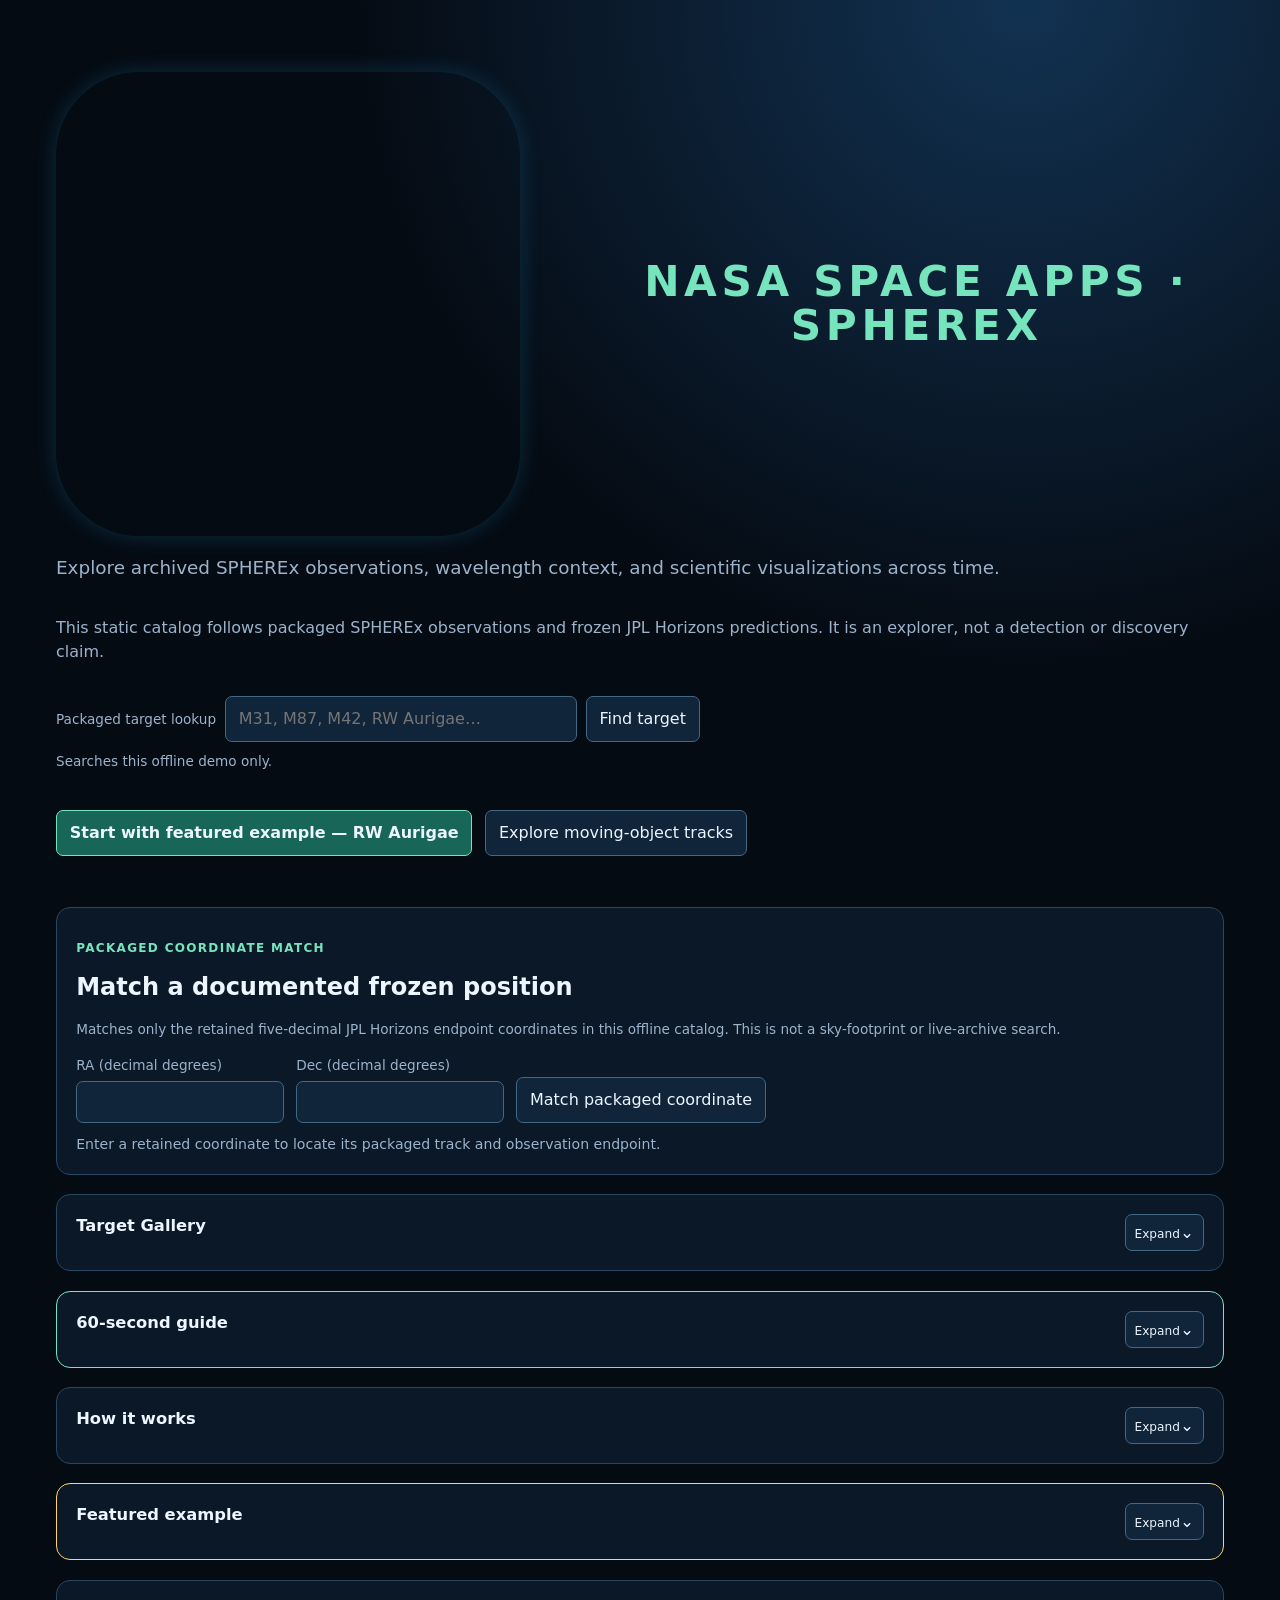
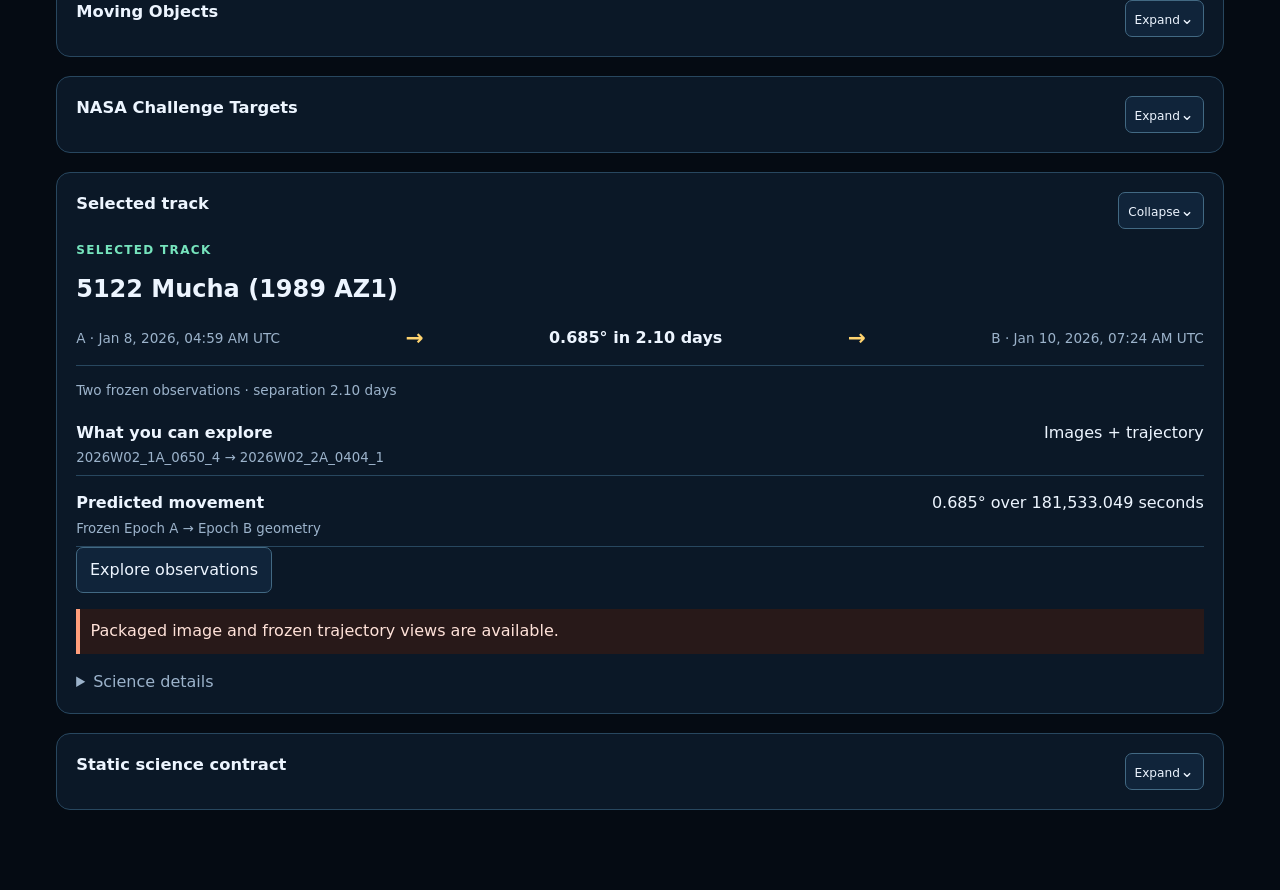
<file: static_feasibility/index.html>
<!doctype html><html lang="en"><head><meta charset="utf-8"><meta name="viewport" content="width=device-width,initial-scale=1"><title>CRONOSCOPE · Sky / Track Explorer</title><link rel="icon" href="favicon.png" type="image/png"><link rel="stylesheet" href="styles.css?v=phase45-rc1"></head><body><main>
<header class="hero"><div class="brand-row"><div class="brand"><video id="cronoscope-logo-video" autoplay muted loop playsinline preload="metadata" aria-label="Animated Cronoscope telescope logo"><source src="assets/cronologo.mp4" type="video/mp4"></video><img id="cronoscope-logo-fallback" src="assets/cronoscope-logo.png" alt="Cronoscope logo" width="512" height="512" hidden></div><p class="eyebrow">NASA SPACE APPS · SPHEREX</p></div><p class="lede">Explore archived SPHEREx observations, wavelength context, and scientific visualizations across time.</p><p class="muted">This static catalog follows packaged SPHEREx observations and frozen JPL Horizons predictions. It is an explorer, not a detection or discovery claim.</p><div class="static-target-search"><label for="static-target-query">Packaged target lookup</label><input id="static-target-query" type="search" placeholder="M31, M87, M42, RW Aurigae…" autocomplete="off"><button id="static-target-search" type="button">Find target</button><output id="static-target-status" aria-live="polite">Searches this offline demo only.</output></div><div class="cta-row"><button id="explore-featured" class="primary">Start with featured example — RW Aurigae</button><button id="explore-all">Explore moving-object tracks</button></div></header>
<section id="coordinate-selector" class="panel" aria-labelledby="coordinate-selector-title"><p class="eyebrow">Packaged coordinate match</p><h2 id="coordinate-selector-title">Match a documented frozen position</h2><p class="muted small">Matches only the retained five-decimal JPL Horizons endpoint coordinates in this offline catalog. This is not a sky-footprint or live-archive search.</p><form id="coordinate-form" class="coordinate-form" novalidate><label>RA (decimal degrees)<input id="coordinate-ra" name="ra" type="number" min="0" max="359.999999" step="0.00001" inputmode="decimal" required></label><label>Dec (decimal degrees)<input id="coordinate-dec" name="dec" type="number" min="-90" max="90" step="0.00001" inputmode="decimal" required></label><button type="submit">Match packaged coordinate</button></form><output id="coordinate-status" class="coordinate-status" aria-live="polite">Enter a retained coordinate to locate its packaged track and observation endpoint.</output></section>
<section id="target-gallery" class="panel" aria-labelledby="target-gallery-title"><div class="target-gallery-head"><div><p class="eyebrow">Color Reference Image — Not SPHEREx Data</p><h2 id="target-gallery-title">Target Gallery</h2><p id="target-gallery-status" class="muted" aria-live="polite">Search M31, M87, or M42 to load a verified bundled color reference image.</p></div><div class="target-gallery-controls"><button id="target-gallery-zoom-out" type="button" aria-label="Zoom out" disabled>−</button><button id="target-gallery-zoom-in" type="button" aria-label="Zoom in" disabled>+</button><button id="target-gallery-reset" type="button" disabled>Reset view</button><output id="target-gallery-scale" aria-live="polite">100%</output></div></div><div class="target-gallery-grid"><figure><div id="target-gallery-stage" class="target-gallery-stage" aria-label="Interactive color reference image viewer"><img id="target-gallery-image" alt="" draggable="false" hidden><p id="target-gallery-placeholder">No verified target image selected. Arbitrary coordinates are never matched to a photograph.</p></div><figcaption>Scroll to zoom. Drag to pan. This contextual photograph is kept separate from all SPHEREx observations and measurements.</figcaption></figure><aside id="target-gallery-attribution" class="target-gallery-attribution"><h3>Reference image details</h3><p>No external photograph is displayed without a verified target identity.</p></aside></div></section>
<section id="judge-guide" class="judge-guide panel" aria-label="60-second guided tour"><div><p class="eyebrow">60-second guide · RW Aurigae</p><h2>One scientific story across four views</h2><p id="guide-message" class="muted">Load RW Aurigae, inspect its packaged epochs, compare A/B imagery, then explore wavelength context and genuine measurements.</p></div><div id="guide-steps" class="guide-steps"><button data-guide="target"><b>1</b> Target</button><button data-guide="time"><b>2</b> Time</button><button data-guide="compare"><b>3</b> Compare</button><button data-guide="wavelength"><b>4</b> Wavelength</button></div><div class="guide-actions"><button id="guide-restart" class="primary">Start / restart guide</button><button id="guide-dismiss">Dismiss guide</button></div></section>
<button id="guide-show" class="guide-show" hidden>Show guide</button>
<section class="workflow panel"><p class="eyebrow">How it works</p><div class="workflow-steps"><div><b>Known object</b><span>Frozen Horizons prediction</span></div><i>→</i><div><b>Earlier observation</b><span>Archived SPHEREx epoch A</span></div><i>→</i><div><b>Compare time + displacement</b><span>Two frozen UTC epochs</span></div><i>→</i><div><b>Later observation</b><span>Image and wavelength context</span></div></div><p class="muted small">This demo compares two archived observations. Geometry describes predicted displacement between those epochs; it does not show continuous tracking or a confirmed detection.</p></section>
<section id="featured" class="featured panel"><p class="eyebrow">NASA Space Apps Challenge</p><h2>RW Aurigae — two packaged SPHEREx epochs</h2><p>Explore wavelength context, genuine packaged spectral measurements, and an A/B observation comparison across time.</p><button id="explore-featured-inline" class="primary">Open RW Aurigae explorer</button></section>
<section id="tracks" class="panel"><p class="eyebrow">Moving Objects</p><h2>Choose a frozen A → B trajectory</h2><p class="muted small">These asteroids, including 5122 Mucha (1989 AZ1), remain Cronoscope's demonstrated-motion examples. Flat RA/Dec display, wrapped at 0°/360°.</p><svg id="sky-map" viewBox="0 0 1000 460" role="img" aria-label="Frozen moving-object tracks in RA and Dec"></svg><div id="track-list" class="track-list" aria-label="Select a frozen moving-object track"></div></section>
<section id="nasa-targets" class="panel"><p class="eyebrow">NASA Space Apps Challenge</p><h2>Explore real SPHEREx sky context</h2><p class="muted small">Explore packaged SPHEREx imagery, wavelength context, and spectral measurements where supplied. Entries distinguish usable image context from its scientific limits.</p><div id="nasa-target-list" class="track-list" aria-label="Select a NASA Space Apps Challenge target"></div></section>
<section id="selected-track" class="panel selected"><p class="eyebrow">Selected track</p><h2 id="selected-name">Loading catalog…</h2><div class="trajectory-strip"><span id="date-a">Epoch A</span><b>→</b><strong id="motion-main">Predicted movement</strong><b>→</b><span id="date-b">Epoch B</span></div><p id="timeline-status" class="muted small"></p><div id="selected-summary" class="facts"></div><button id="explore-observations" disabled>Explore observations</button><p id="eligibility-note" class="notice"></p><details><summary>Science details</summary><div id="science-details" class="facts"></div></details></section>
<section id="observation-explorer" class="viewer-section" hidden><div class="section-heading"><div><p class="eyebrow">Observation Explorer</p><h2 id="view-title">Target-centered SPHEREx imagery</h2></div><span id="view-tag" class="view-tag">STATIC</span></div><p id="explorer-note" class="persistent-note">Gold crosshair = Horizons predicted position. Source-like structure is visible near the predicted position; this visualization does not by itself confirm object identity. Blink compares different sky locations, not registered backgrounds.</p><section id="observation-timeline" class="observation-timeline" aria-live="polite"></section><div id="view-controls" class="controls"></div><div id="blink-controls" class="blink-controls" hidden><button id="blink-play">Stop blink</button><label>Speed <select id="blink-speed" aria-label="Blink speed"><option value="1200">Slow</option><option value="700" selected>Medium</option><option value="350">Fast</option></select></label><span id="blink-state" class="muted"></span></div><section id="trajectory-view" class="trajectory-view" hidden aria-live="polite"></section><div id="science-image-tools" class="science-image-tools" hidden aria-label="Display controls"><button id="science-image-zoom-out" type="button" aria-label="Zoom out">−</button><button id="science-image-zoom-in" type="button" aria-label="Zoom in">+</button><button id="science-image-reset" type="button">Reset display</button><output id="science-image-scale" aria-live="polite">100%</output></div><figure id="science-frame" class="science-frame"><div id="science-image-stage" class="science-image-stage"><img id="science-image" alt="Target-centered SPHEREx view" draggable="false"></div><figcaption id="image-caption"></figcaption></figure><p id="science-image-display-note" class="muted small">Display zoom and pan alter only the browser presentation; they do not alter values, registration, or coordinate interpretation.</p><div id="wavelength-detail" class="facts" tabindex="-1"></div><section id="spectral-explorer" class="spectral-explorer" hidden aria-live="polite"></section><details><summary>Difference / Research View and science details</summary><p class="muted">Research evidence from difference imagery, where available, is experimental comparison context—not a detection claim.</p></details></section>
<section id="provenance" class="provenance panel"><p class="eyebrow">Static science contract</p><h2>Frozen, offline, traceable</h2><p id="offline-contract" class="muted"></p><p>Experimental research evidence is secondary context—not a detection confidence or discovery claim.</p></section></main><script src="spectral-data.js"></script><script src="spectral-renderer.js"></script><script src="app.js?v=nasa-targets-1"></script><script src="static-coordinate-selector.js"></script><script src="static-science-viewer.js"></script><script src="static-provenance.js"></script><script src="static-featured.js"></script><script src="static-guide.js"></script><script src="static-target-gallery.js?v=parity1"></script><script src="static-panel-controls.js?v=parity3"></script></body></html>
</file>
<file: static_feasibility/styles.css>
:root{color-scheme:dark;--bg:#050b13;--panel:#0c1a2a;--ink:#edf5ff;--muted:#9cb3cb;--line:#28475f;--accent:#76e4bd;--gold:#ffd36f;--warm:#ff9e7b}
*{box-sizing:border-box}
body{margin:0;background:radial-gradient(circle at 80% 0,#123252 0,var(--bg) 42rem);color:var(--ink);font:16px/1.5 system-ui,sans-serif}
main{max-width:1200px;margin:auto;padding:2.5rem 1rem 5rem}
.hero{max-width:840px;padding:2rem 0;overflow:visible}
.eyebrow,.label{color:var(--accent);font-size:.75rem;font-weight:800;letter-spacing:.11em;text-transform:uppercase}
.brand{display:flex;align-items:center;margin:.2rem 0 .9rem;min-height:0;overflow:visible}.brand img{display:block;width:clamp(11rem,26vw,17rem);max-width:100%;height:auto;object-fit:contain;border-radius:18%;box-shadow:0 0 22px #29b6f633}
.lede{font-size:1.15rem;color:var(--muted)}
.target-bar,.story-grid{display:grid;gap:1rem}
.target-bar{grid-template-columns:repeat(3,1fr);padding:1rem;background:#071522;border:1px solid var(--line);border-radius:12px}
.target-bar div,.provenance-item{display:grid;gap:.2rem}
.target-bar strong{font-size:1.05rem}
.muted,.small{color:var(--muted)}
.small{font-size:.85rem}
.viewer-section,.panel{margin-top:1.2rem;padding:1.2rem;background:color-mix(in srgb,var(--panel) 94%,black);border:1px solid var(--line);border-radius:14px}
.section-heading{display:flex;justify-content:space-between;gap:1rem;align-items:start}
.section-heading h2,.panel h2{margin:.2rem 0}
.view-tag{padding:.25rem .55rem;border:1px solid #4a718d;color:var(--accent);border-radius:999px;font-size:.75rem;font-weight:700}
.controls{display:flex;flex-wrap:wrap;gap:.55rem;margin:1rem 0}
button,select{font:inherit;color:var(--ink);background:#10243a;border:1px solid #426983;border-radius:7px;padding:.55rem .8rem;cursor:pointer;min-height:46px}
button:hover,button.active{background:#1c4b61;border-color:var(--accent)}
.blink-controls{display:flex;align-items:center;gap:.8rem;margin-bottom:.75rem}
.blink-controls[hidden]{display:none}
.science-frame{margin:0;background:#02070c;border:1px solid #203f57;border-radius:10px;overflow:hidden}
.science-frame img{display:block;width:100%;max-height:70vh;object-fit:contain;background:#02070c}
.science-frame figcaption{padding:.65rem .8rem;color:var(--muted);font-size:.9rem}
.coordinate-form{display:flex;flex-wrap:wrap;gap:.75rem;align-items:end;margin-top:1rem}.coordinate-form label{display:grid;gap:.3rem;color:var(--muted);font-size:.85rem}.coordinate-form input{min-height:42px;min-width:13rem;padding:.5rem .65rem;border:1px solid #426983;border-radius:7px;background:#10243a;color:var(--ink);font:inherit}.coordinate-status{display:block;margin-top:.7rem;color:var(--muted);font-size:.88rem}.science-image-tools{display:flex;flex-wrap:wrap;gap:.45rem;align-items:center;margin:.7rem 0}.science-image-tools button{min-width:2.5rem}.science-image-tools output{color:var(--accent);font-weight:800}.science-image-stage{display:grid;place-items:center;max-height:70vh;overflow:hidden;touch-action:none;cursor:grab;user-select:none}.science-image-stage img{transform-origin:center;will-change:transform}.static-provenance-detail{margin-top:1rem}.static-provenance-detail span{color:var(--accent)}
.annotation{color:var(--muted);font-size:.9rem}
.crosshair{color:var(--gold);font-size:1.25rem}
.story-grid{grid-template-columns:repeat(3,1fr)}
.motion-route{display:grid;grid-template-columns:1fr 1.2fr 1fr;align-items:center;gap:.5rem}
.motion-route div{display:grid;gap:.15rem}
.motion-route b{color:var(--gold)}
.motion-route small{color:var(--muted);font-size:.75rem}
.motion-route svg{width:100%;stroke:var(--gold);stroke-width:2;fill:none}
.facts{display:grid;gap:.5rem}
.facts div{display:grid;grid-template-columns:1fr auto;gap:.2rem;padding:.45rem 0;border-bottom:1px solid var(--line)}
.facts small{grid-column:1/-1;color:var(--muted)}
.notice{padding:.65rem;border-left:4px solid var(--warm);background:#281919;color:#ffe2d9}
.provenance-grid{display:grid;grid-template-columns:repeat(3,1fr);gap:.75rem}
.provenance-item{padding:.75rem;background:#071522;border:1px solid #27465e;border-radius:8px;font-size:.9rem}
.provenance-item small{color:var(--muted)}
details{margin-top:1rem;color:var(--muted)}
details code{font-size:.8rem;color:#c8dced}
.error{padding:2rem;color:#ffb7a5}
.featured{border-color:var(--gold)}.track-list{display:flex;flex-wrap:wrap;gap:.45rem;margin-top:1rem}.track-list button{font-size:.82rem}.track-list small{display:block;color:var(--muted)}#sky-map{width:100%;height:auto;min-height:260px;background:#071522;border:1px solid var(--line);border-radius:9px}.selected{scroll-margin-top:1rem}
.cta-row{display:flex;flex-wrap:wrap;gap:.8rem;margin-top:1.4rem}.primary{background:#176657;border-color:var(--accent);font-weight:800}.workflow-steps,.trajectory-strip{display:flex;align-items:center;justify-content:space-between;gap:.7rem;flex-wrap:wrap}.workflow-steps div{display:grid;gap:.1rem;padding:.7rem;border:1px solid var(--line);border-radius:8px;flex:1;min-width:150px}.workflow-steps span,.trajectory-strip span{color:var(--muted);font-size:.85rem}.workflow-steps i,.trajectory-strip b{color:var(--gold);font-style:normal;font-size:1.35rem}.trajectory-strip{padding:.7rem 0;border-bottom:1px solid var(--line)}button:focus-visible,select:focus-visible,summary:focus-visible{outline:3px solid var(--gold);outline-offset:3px}@media(max-width:600px){main{padding:.8rem .7rem 3rem}.hero{padding:1rem 0}.workflow-steps{display:grid;grid-template-columns:1fr}.workflow-steps i{transform:rotate(90deg);text-align:center}.trajectory-strip{display:grid;grid-template-columns:1fr;text-align:center}.trajectory-strip b{transform:rotate(90deg)}}
.judge-guide{display:grid;gap:1rem;border-color:var(--accent)}.judge-guide h2{margin:.15rem 0}.guide-steps{display:flex;flex-wrap:wrap;gap:.5rem}.guide-steps button{display:flex;align-items:center;gap:.4rem}.guide-steps b{display:grid;place-items:center;width:1.35rem;height:1.35rem;border-radius:50%;background:#274e56;color:var(--accent)}.guide-steps button.active b{background:var(--gold);color:#071522}.guide-actions{display:flex;gap:.6rem;flex-wrap:wrap}.judge-guide[hidden]{display:none}.guide-show{margin:0 0 1rem}
.persistent-note{max-width:760px;padding:.75rem 1rem;border-left:4px solid var(--gold);background:#222018;color:#fff0bf}
.spectral-explorer{margin-top:1rem;padding:1rem;background:#071522;border:1px solid var(--line);border-radius:10px}.spectral-explorer h3{margin:.2rem 0}.spectral-meta{display:flex;flex-wrap:wrap;gap:.55rem;margin:.75rem 0}.spectral-meta span{padding:.25rem .5rem;border:1px solid #31526b;border-radius:999px;font-size:.8rem;color:var(--muted)}.spectral-chart{display:block;width:100%;height:auto;margin:.75rem 0;background:#030a12;border:1px solid #203f57;border-radius:8px}.spectral-axis{stroke:#52738e;stroke-width:1}.spectral-error{stroke:#c8dced;stroke-opacity:.34;stroke-width:1}.spectral-point{cursor:pointer;stroke-width:1.5}.spectral-point.det-2{fill:#42d8ff;stroke:#b9f3ff}.spectral-point.det-4{fill:#ffd36f;stroke:#fff1bb}.spectral-point.det-6{fill:#ff9e7b;stroke:#ffd9ce}.spectral-point.flagged{fill-opacity:.55;stroke-dasharray:2 1}.spectral-point:focus{outline:none;stroke:white;stroke-width:3}.spectral-legend{display:flex;flex-wrap:wrap;gap:1rem;color:var(--muted);font-size:.85rem}.spectral-legend b{display:inline-block;width:.7rem;height:.7rem;border-radius:50%;margin-right:.3rem}.spectral-detail{padding:.8rem;margin-top:.75rem;background:#0c1a2a;border-left:4px solid var(--accent);color:var(--muted)}.spectral-controls{display:flex;flex-wrap:wrap;gap:.75rem;align-items:end;margin:.9rem 0}.spectral-controls label{display:grid;gap:.25rem;color:var(--muted);font-size:.85rem}.spectral-controls select{min-height:38px}.spectral-note{color:var(--muted);font-size:.86rem}.spectral-empty{padding:1rem;border-left:4px solid var(--warm);background:#281919;color:#ffe2d9}
.spectral-point.det-1{fill:#9b8cff;stroke:#ddd5ff}.spectral-point.det-3{fill:#6ce5b1;stroke:#ceffe8}.spectral-point.det-5{fill:#ff8fd1;stroke:#ffd4ec}

/* Static-demo parity: animated brand, offline target gallery, and compact panels. */
.hero{position:relative;padding-top:1.5rem}.hero>.eyebrow:first-child{position:absolute;top:50%;left:clamp(15rem,34vw,25rem);transform:translateY(-50%);font-size:clamp(2.25rem,3.3vw,2.75rem);line-height:1.05;letter-spacing:.11em;max-width:min(58vw,46rem)}.brand{position:relative}.brand video,.brand img{width:clamp(11rem,26vw,17rem);max-width:100%;height:auto;aspect-ratio:1;object-fit:contain;border-radius:18%;box-shadow:0 0 22px #29b6f633;transition:width .32s ease}.brand>#cronoscope-logo-fallback[hidden]{display:none}.static-target-search{display:grid;grid-template-columns:auto minmax(12rem,22rem) auto;gap:.55rem;align-items:center;margin:1rem 0}.static-target-search label{color:var(--muted);font-size:.85rem}.static-target-search input{min-height:46px;padding:.55rem .8rem;border:1px solid #426983;border-radius:7px;background:#10243a;color:var(--ink);font:inherit}.static-target-search output{grid-column:1/-1;color:var(--muted);font-size:.85rem}.target-gallery-head,.panel-collapse-heading{display:flex;justify-content:space-between;gap:1rem;align-items:start}.target-gallery-controls{display:flex;align-items:center;gap:.4rem;flex-wrap:wrap}.target-gallery-controls button{min-width:2.5rem}.target-gallery-controls output{color:var(--accent);font-weight:800}.target-gallery-grid{display:grid;grid-template-columns:minmax(0,2.5fr) minmax(240px,.8fr);gap:1rem;margin-top:.8rem}.target-gallery-grid figure{margin:0;min-width:0}.target-gallery-grid figcaption{padding-top:.45rem;color:var(--muted);font-size:.8rem}.target-gallery-stage{position:relative;display:grid;place-items:center;height:clamp(20rem,48vw,40rem);overflow:hidden;background:radial-gradient(circle at 50% 45%,#11243a 0,#03080e 65%,#000 100%);border:1px solid #31526b;border-radius:10px;touch-action:none;cursor:grab;user-select:none}.target-gallery-stage p{max-width:34rem;padding:2rem;color:var(--muted);text-align:center}.target-gallery-stage img{display:block;max-width:100%;max-height:100%;width:auto;height:auto;object-fit:contain;transform-origin:center;will-change:transform;box-shadow:0 1rem 4rem #000b}.target-gallery-attribution{align-self:start;padding:1rem;border:1px solid var(--line);border-radius:10px;background:#071522;color:var(--muted);font-size:.84rem}.target-gallery-attribution h3{margin:0 0 .65rem;color:var(--ink)}.target-gallery-attribution dl{display:grid;grid-template-columns:auto 1fr;gap:.5rem .65rem;margin:0}.target-gallery-attribution dt{color:var(--accent);font-weight:800}.target-gallery-attribution dd{margin:0}.reference-warning{margin-top:.8rem;padding-top:.7rem;border-top:1px solid var(--line);color:var(--gold)}.panel-collapse-heading{margin-bottom:.7rem}.panel-collapse-heading strong{font-size:1.02rem}.panel-collapse-heading button{min-height:2rem;padding:.3rem .55rem;font-size:.76rem}.panel-collapse-heading i{font-style:normal;font-size:1.05rem;transition:transform .2s ease}.is-collapsed .panel-collapse-heading{margin-bottom:0}.is-collapsed .panel-collapse-heading i{transform:rotate(-90deg)}.panel-collapse-body[hidden]{display:none!important}.panel-collapse-heading button:focus-visible{outline:3px solid var(--gold);outline-offset:3px}.is-collapsed{min-height:0!important}.landing-mode .hero{min-height:min(62vh,42rem);display:flex;flex-direction:column;justify-content:center;align-items:flex-start}.landing-mode .brand video,.landing-mode .brand img{width:min(52vw,29rem)}.workspace-mode .brand video,.workspace-mode .brand img{width:clamp(11rem,26vw,17rem)}@media(prefers-reduced-motion:reduce){.brand video,.brand img,.panel-collapse-heading i{transition:none}}@media(max-width:650px){.hero{padding-top:3.2rem}.hero>.eyebrow:first-child{top:.7rem;left:.7rem;transform:none;font-size:1.35rem;letter-spacing:.08em;max-width:calc(100% - 1.4rem)}.static-target-search{grid-template-columns:1fr}.static-target-search input,.static-target-search button{width:100%}.target-gallery-head{flex-direction:column}.target-gallery-grid{grid-template-columns:1fr}.target-gallery-stage{height:20rem}.landing-mode .hero{min-height:48vh}.landing-mode .brand video,.landing-mode .brand img{width:min(78vw,22rem)}}
.observation-timeline{margin:1rem 0;padding:1rem;background:#071522;border:1px solid var(--line);border-radius:10px}.timeline{display:grid;grid-template-columns:1fr auto 1fr;gap:.75rem;align-items:stretch}.timeline-stop{display:grid;text-align:left;gap:.2rem}.timeline-stop span,.timeline-stop small,.timeline-gap span,.timeline-gap small{color:var(--muted);font-size:.82rem}.timeline-gap{display:grid;align-content:center;text-align:center;gap:.1rem;padding:.35rem}.timeline-gap b{color:var(--gold);font-size:1.5rem}.trajectory-cards>div.active,.timeline-stop.active{border-color:var(--accent);background:#123a3b}
.trajectory-view{margin:1rem 0;padding:1rem;background:#071522;border:1px solid var(--line);border-radius:10px}.trajectory-cards{display:grid;grid-template-columns:1fr auto 1fr;gap:1rem;align-items:stretch}.trajectory-cards>div{display:grid;gap:.25rem;padding:.75rem;border:1px solid var(--line);border-radius:8px}.trajectory-cards b{color:var(--gold)}.trajectory-cards small{color:var(--muted)}.trajectory-cards .trajectory-arrow{text-align:center;align-content:center;background:#0c1a2a}.trajectory-arrow strong{font-size:1.3rem;color:var(--accent)}
.trajectory-route{display:grid;grid-template-columns:1fr 1.4fr 1fr;gap:1rem;align-items:center;margin:1rem 0}.trajectory-route>div:not(.route-arrow){display:grid;gap:.18rem;padding:.8rem;background:#071522;border:1px solid var(--line);border-radius:9px}.trajectory-route b{color:var(--gold)}.trajectory-route small{color:var(--muted)}.route-arrow{text-align:center;display:grid;gap:.15rem;color:var(--accent)}.route-arrow strong{font-size:1.7rem;color:var(--gold)}.route-arrow svg{width:100%;stroke:var(--gold);stroke-width:2;fill:none}

/* Header alignment: independent logo and heading columns, without positional overlap. */
.hero{position:static;padding-top:2rem}.landing-mode .hero{max-width:min(1200px,calc(100vw - 2rem))}.brand-row{display:flex;align-items:center;gap:clamp(2rem,7vw,7rem);width:100%}.brand-row>.brand{flex:0 0 auto;margin:0}.brand-row>.eyebrow{position:static;transform:none;flex:1;margin:0;max-width:none;text-align:center;font-size:clamp(2.25rem,3.3vw,2.75rem);line-height:1.05;letter-spacing:.11em}.hero>.eyebrow:first-child{position:static;transform:none}@media(max-width:650px){.hero{padding-top:1rem}.landing-mode .hero{max-width:none}.brand-row{flex-direction:column;gap:1rem;align-items:center}.brand-row>.eyebrow{text-align:center;font-size:1.35rem;max-width:100%}}
@media(max-width:780px){.target-bar,.story-grid,.provenance-grid{grid-template-columns:1fr}
.motion-route{grid-template-columns:1fr}
.trajectory-cards{grid-template-columns:1fr}.trajectory-cards .trajectory-arrow{min-height:5rem}
.timeline{grid-template-columns:1fr}.timeline-gap{min-height:4rem}.timeline-gap b{transform:rotate(90deg)}
.trajectory-route{grid-template-columns:1fr}.route-arrow svg{transform:rotate(90deg);max-width:5rem;margin:auto}
.motion-route svg{transform:rotate(90deg);max-width:5rem;margin:auto}
.blink-controls{align-items:start;flex-direction:column}
}
</file>
